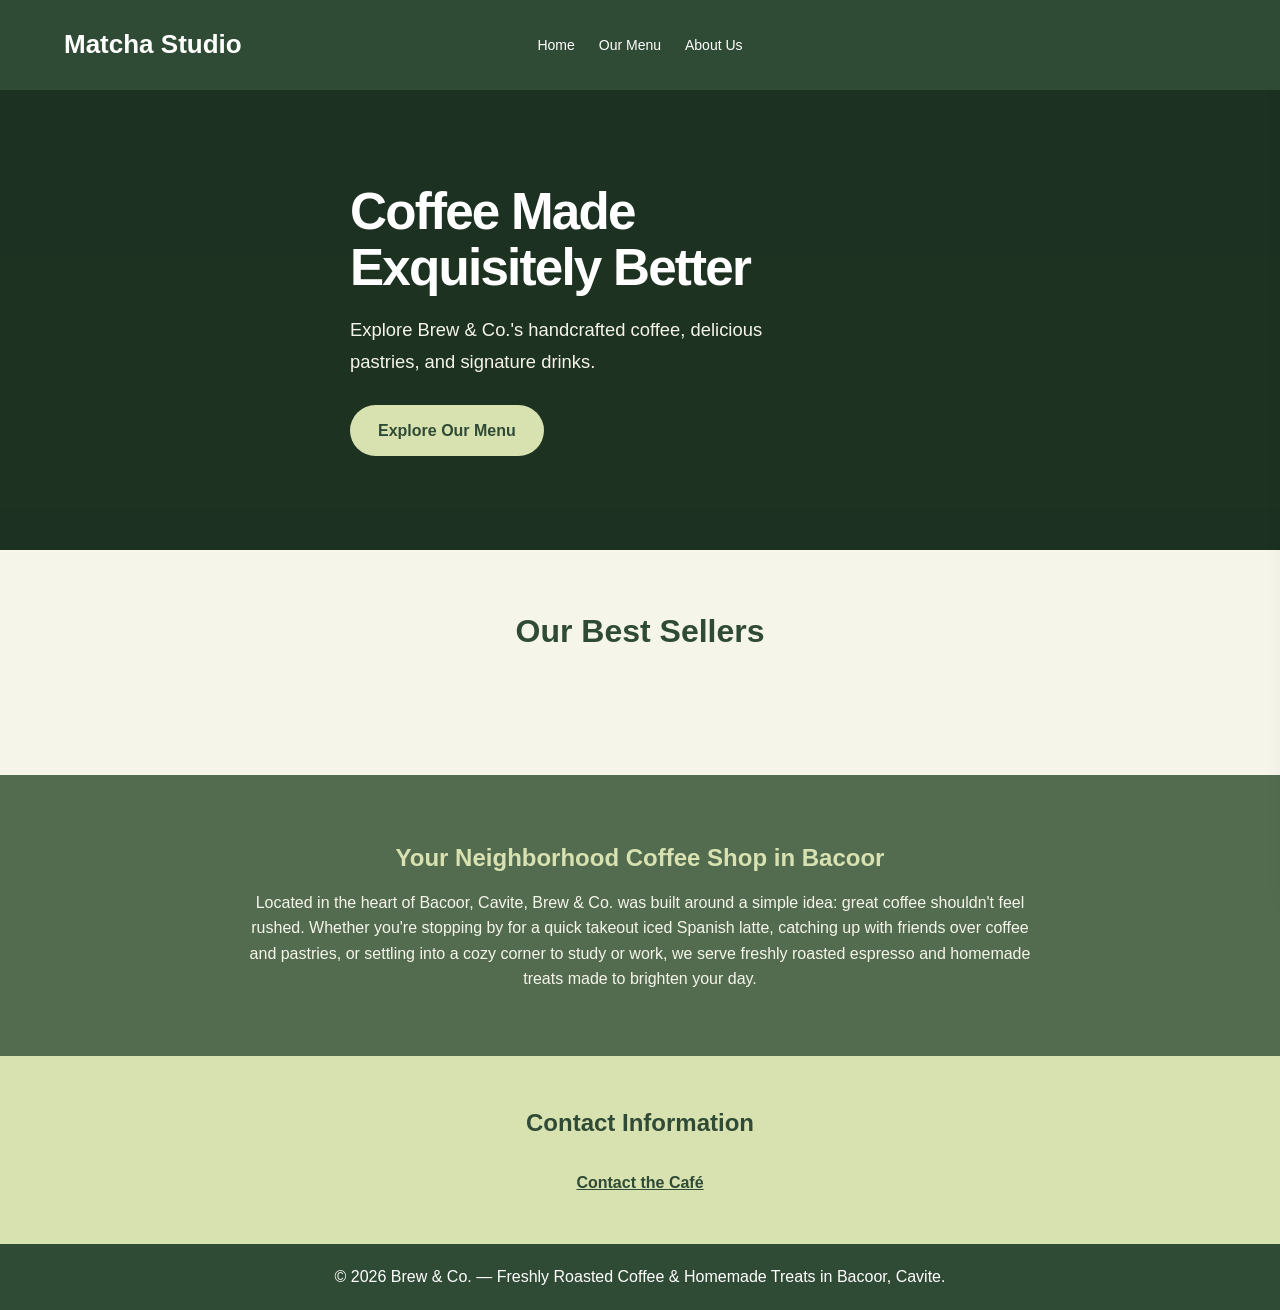
<file: matchashop.html>
<!DOCTYPE html>
<html lang="en">
<head>
    <meta charset="UTF-8">
    <meta name="viewport" content="width=device-width, initial-scale=1.0">
    <title>Brew & Co. | Neighborhood Coffee Shop & Cafe in Bacoor, Cavite</title>
    <meta name="description" content="Explore Brew & Co.'s coffee and pastry menu. Discover delicious drinks, browse featured products, and experience a simple online ordering website.">
    <link rel="stylesheet" href="matchashop.css">
</head>
<body>

<header>
    <nav>
        <a href="#home" class="brand">Matcha Studio</a>

        <div class="nav-links">
            <a href="#home">Home</a>
            <a href="#menu">Our Menu</a>
            <a href="#about">About Us</a>
        </div>

        <button type="button" id="header-cart-btn" class="cart-btn"
                onclick="openCart()" aria-label="Open shopping basket">
            <svg class="cart-icon" viewBox="0 0 24 24" fill="none"
                 stroke="currentColor" stroke-width="2"
                 stroke-linecap="round" stroke-linejoin="round"
                 aria-hidden="true">
                <path d="M5 10h14l-1.5 9h-11L5 10z"></path>
                <path d="M9 10V6a3 3 0 0 1 6 0v4"></path>
                <line x1="9" y1="14" x2="9" y2="16"></line>
                <line x1="12" y1="14" x2="12" y2="16"></line>
                <line x1="15" y1="14" x2="15" y2="16"></line>
            </svg>
            <span id="item-count" class="cart-badge hidden">0</span>
        </button>
    </nav>
</header>

<section id="home" class="hero">
    <div class="hero-content">
        <h1 id="site-tagline">Coffee Made Exquisitely Better</h1>
         <p id="site-description">
    Explore Brew & Co.'s handcrafted coffee,
    delicious pastries, and signature drinks.
        </p>
        <div class="hero-actions">
            <a href="#menu" class="hero-btn">Explore Our Menu</a>
        </div>
    </div>
</section>


<section id="menu" class="menu-section">

    <h2 id="site-menu-heading">Our Best Sellers</h2>

    <!-- JavaScript generates category buttons here -->
    <div
        id="category-filters"
        class="category-filters"
        aria-label="Filter menu by category">
    </div>

    <!-- JavaScript generates all ten product cards here -->
    <div
        class="menu-grid"
        id="menu-grid">
    </div>

</section>


<section id="about" class="about-section">
    <h2 id="site-about-heading">Your Neighborhood Coffee Shop in Bacoor</h2>
    <p id="site-about-text">Located in the heart of Bacoor, Cavite, Brew & Co. was built around a simple idea: great coffee shouldn't feel rushed. Whether you're stopping by for a quick takeout iced Spanish latte, catching up with friends over coffee and pastries, or settling into a cozy corner to study or work, we serve freshly roasted espresso and homemade treats made to brighten your day.</p>
</section>

<section id="contact" class="contact-section">
    <h2>Contact Information</h2>

    <p id="site-location"></p>

    <a id="site-email" href="#">
        Contact the Café
    </a>
</section>

<footer>
    <p id="site-footer">&copy; 2026 Brew & Co. — Freshly Roasted Coffee & Homemade Treats in Bacoor, Cavite.</p>
</footer>

<!-- Cart Backdrop -->
<div id="cart-backdrop" class="cart-backdrop" onclick="closeCart()"></div>

<!-- Cart Drawer -->
<aside id="cart-drawer" class="cart-drawer" aria-hidden="true" inert>
    <div class="cart-drawer-header">
        <h2>Your Order</h2>
        <button type="button" class="close-cart-btn"
                onclick="closeCart()" aria-label="Close cart">&times;</button>
    </div>

    <div class="cart-drawer-body">
        <ul id="cart-list">
            <li class="empty-msg">Your cart is empty.</li>
        </ul>

        <hr class="divider">

        <p class="total-line">
            <strong>Total: ₱<span id="total-price">0.00</span></strong>
        </p>

        <button type="button" id="proceed-checkout-btn"
                class="proceed-checkout-btn"
                onclick="openCheckout()" disabled>
            Proceed to Checkout
        </button>
    </div>
</aside>

<!-- Separate Checkout Modal -->
<dialog id="checkout-modal" class="checkout-modal" aria-labelledby="checkout-title">
    <div class="checkout-box">
        <div class="checkout-header">
            <h2 id="checkout-title">Checkout</h2>
            <button type="button" class="close-checkout-btn"
                    onclick="closeCheckout()" aria-label="Close checkout">&times;</button>
        </div>

        <div class="checkout-body">
            <h3>Order Summary</h3>
            <ul id="checkout-summary"></ul>

            <p class="checkout-total">
                <strong>Total: ₱<span id="checkout-total">0.00</span></strong>
            </p>

            <hr class="divider">

            <form id="checkout-form" onsubmit="placeOrder(event)">
                <label for="full-name">Full Name</label>
                <input type="text" id="full-name" name="full-name"
                       placeholder="Enter your name" required>

                <label for="contact-number">Contact Number</label>
                <input type="tel" id="contact-number" name="contact-number"
                       placeholder="Enter your contact number" required>

                <label for="order-type">Order Type</label>
                <select id="order-type" name="order-type" required>
                    <option value="" disabled selected>Select order type</option>
                    <option value="Dine-in">Dine-in</option>
                    <option value="Pick-up">Pick-up</option>
                    <option value="Delivery">Delivery</option>
                </select>

                <button type="submit" class="place-order-btn">Place Order</button>
            </form>
        </div>
    </div>
</dialog>


<script src="matchashop.js"></script>
</body>
</html>
</file>
<file: matchashop.css>
:root {
    --color-primary: #304b35;
    --color-secondary: #536c50;
    --color-accent: #d8e2b1;

    --color-background: #f5f5e9;
    --color-surface: #ffffff;

    --color-text: #304b35;
    --color-text-light: #ffffff;

    --color-border: #d2ddc9;
}

* {
    box-sizing: border-box;
    margin: 0;
    padding: 0;
}

html {
    scroll-behavior: smooth;
}

body {
    font-family: Arial, sans-serif;
    background-color: var(--color-background);
    color: var(--color-text);
    line-height: 1.6;
}

/* Cart button */
.cart-btn {
    position: relative;
    display: inline-flex;
    align-items: center;
    justify-content: center;
    width: 46px;
    height: 46px;
    background-color: var(--color-accent);
    color: var(--color-primary);
    border: 2px solid rgba(255,255,255,0.2);
    border-radius: 50%;
    cursor: pointer;
    box-shadow: 0 3px 10px rgba(0,0,0,0.25);
    transition: transform 0.2s ease, background-color 0.2s ease;
}

.cart-btn:hover {
    background-color: #c5d49c;
    transform: scale(1.06);
}

.cart-btn:active {
    transform: scale(0.98);
}

.cart-btn.pulse {
    animation: basketBounce 0.55s ease;
}

@keyframes basketBounce {
    0% { transform: scale(1); }
    35% { transform: scale(1.22); }
    65% { transform: scale(0.95); }
    100% { transform: scale(1); }
}

.cart-icon {
    width: 22px;
    height: 22px;
}

.cart-badge {
    position: absolute;
    top: -5px;
    right: -5px;
    background-color: #e53935;
    color: #fff;
    min-width: 21px;
    height: 21px;
    padding: 0 5px;
    border-radius: 999px;
    border: 2px solid var(--color-primary);
    display: inline-flex;
    align-items: center;
    justify-content: center;
    font-size: 0.75rem;
    font-weight: bold;
    line-height: 1;
}

.cart-badge.hidden {
    display: none;
}

/* Menu */
.menu-section {
    padding: 3.5rem 8%;
    background-color: var(--color-background);
}

.menu-section h2 {
    text-align: center;
    font-size: 2rem;
    margin-bottom: 2rem;
}

.menu-grid {
    display: grid;
    grid-template-columns: repeat(auto-fit, minmax(230px, 1fr));
    gap: 1.5rem;
}

.menu-card {
    background-color: var(--color-surface);
    color: var(--color-text);
    border-radius: 12px;
    padding: 1rem;
    box-shadow: 0 4px 12px rgba(0,0,0,0.06);
    display: flex;
    flex-direction: column;
    justify-content: space-between;
}

.menu-card img {
    width: 100%;
    height: 170px;
    object-fit: cover;
    border-radius: 8px;
    margin-bottom: 0.85rem;
}

.menu-card h3 {
    font-size: 1.15rem;
    margin-bottom: 0.35rem;
}

.menu-card p {
    font-size: 0.92rem;
    color: var(--color-text);
    margin-bottom: 1rem;
}

.price-row {
    display: flex;
    align-items: center;
    justify-content: space-between;
    gap: 0.5rem;
}

.price-row strong {
    font-size: 1.05rem;
}

.price-row button {
    background-color: var(--color-primary);
    color: var(--color-text-light);
    border: none;
    padding: 0.55rem 0.9rem;
    border-radius: 6px;
    cursor: pointer;
    font-weight: bold;
}

.price-row button:hover {
    background-color: var(--color-secondary);
}

/* Cart Drawer */
.cart-backdrop {
    position: fixed;
    inset: 0;
    background-color: rgba(0,0,0,0.5);
    opacity: 0;
    visibility: hidden;
    transition: opacity 0.25s ease;
    z-index: 200;
}

.cart-backdrop.open {
    opacity: 1;
    visibility: visible;
}

.cart-drawer {
    position: fixed;
    top: 0;
    right: -420px;
    width: 100%;
    max-width: 400px;
    height: 100vh;
    background-color: var(--color-surface);
    color: var(--color-text);
    box-shadow: -6px 0 24px rgba(0,0,0,0.18);
    transition: right 0.3s ease;
    z-index: 201;
    display: flex;
    flex-direction: column;
}

.cart-drawer.open {
    right: 0;
}

.cart-drawer-header {
    display: flex;
    align-items: center;
    justify-content: space-between;
    padding: 1.25rem 1.5rem;
    background-color: var(--color-primary);
    color: #fff;
}

.close-cart-btn {
    background: none;
    border: none;
    color: #fff;
    font-size: 1.8rem;
    line-height: 1;
    cursor: pointer;
}

.cart-drawer-body {
    padding: 1.5rem;
    overflow-y: auto;
    flex: 1;
}

/* Cart items */
#cart-list {
    list-style: none;
}

#cart-list li {
    display: flex;
    flex-direction: column;
    align-items: stretch;
    gap: 0.75rem;
    padding: 1rem 0;
    border-bottom: 1px solid var(--color-border);
}

#cart-list .empty-msg {
    display: block;
    font-size: 0.95rem;
}

.cart-item-info {
    display: flex;
    justify-content: space-between;
    align-items: center;
    gap: 0.5rem;
    font-weight: bold;
}

.cart-item-controls {
    display: flex;
    align-items: center;
    justify-content: space-between;
    gap: 0.5rem;
}

.quantity-controls {
    display: flex;
    align-items: center;
    gap: 0.75rem;
}

.quantity-btn {
    width: 32px;
    height: 32px;
    border: none;
    border-radius: 6px;
    background-color: var(--color-primary);
    color: #fff;
    font-size: 1.2rem;
    font-weight: bold;
    cursor: pointer;
}

.quantity-btn:hover {
    background-color: var(--color-secondary);
}

.quantity-number {
    min-width: 20px;
    text-align: center;
    font-weight: bold;
}

.remove-btn {
    background-color: #b83b2b;
    color: #fff;
    border: none;
    padding: 0.45rem 0.75rem;
    border-radius: 6px;
    cursor: pointer;
    font-size: 0.85rem;
}

.remove-btn:hover {
    background-color: #922d22;
}

.divider {
    margin: 1rem 0;
    border: none;
    border-top: 1px solid var(--color-border);
}

.total-line {
    font-size: 1.15rem;
    text-align: right;
}

/* Proceed to Checkout */
.proceed-checkout-btn {
    width: 100%;
    margin-top: 1.5rem;
    padding: 0.9rem;
    background-color: var(--color-accent);
    color: var(--color-text);
    border: none;
    border-radius: 8px;
    font-size: 1rem;
    font-weight: bold;
    cursor: pointer;
}

.proceed-checkout-btn:hover:not(:disabled) {
    background-color: #c5d49c;
}

.proceed-checkout-btn:disabled {
    background-color: #ccc;
    cursor: not-allowed;
}

/* Checkout Modal */

dialog.checkout-modal {
    position: fixed;
    margin: auto;

    width: min(92vw, 480px);
    max-width: 480px;
    max-height: 90vh;

    padding: 0;
    border: none;
    border-radius: 16px;

    background-color: #ffffff;
    color: var(--color-text);

    overflow-y: auto;
    box-sizing: border-box;
    z-index: 300;
}

/* Display the dialog when opened */
dialog.checkout-modal[open] {
    display: block;
}

/* Keep the dialog hidden when closed */
dialog.checkout-modal:not([open]) {
    display: none;
}

/* Dark background behind the dialog */
dialog.checkout-modal::backdrop {
    background-color: rgba(0, 0, 0, 0.65);
}

.checkout-box {
    width: 100%;
    max-width: 500px;
    max-height: 90vh;
    overflow-y: auto;
    background-color: #fff;
    border-radius: 12px;
    box-shadow: 0 8px 30px rgba(0,0,0,0.25);
}

.checkout-header {
    display: flex;
    align-items: center;
    justify-content: space-between;
    padding: 1.25rem 1.5rem;
    background-color: var(--color-primary);
    color: #fff;
}

.close-checkout-btn {
    background: none;
    border: none;
    color: #fff;
    font-size: 1.8rem;
    cursor: pointer;
}

.checkout-body {
    padding: 1.5rem;
}

.checkout-body h3 {
    margin-bottom: 1rem;
}

#checkout-summary {
    list-style: none;
    margin-bottom: 1rem;
}

#checkout-summary li {
    display: flex;
    justify-content: space-between;
    gap: 1rem;
    padding: 0.5rem 0;
    border-bottom: 1px solid var(--color-border);
}

.checkout-total {
    text-align: right;
    font-size: 1.15rem;
    margin-top: 1rem;
}

/* Checkout Form */
#checkout-form {
    display: flex;
    flex-direction: column;
    gap: 0.75rem;
}

#checkout-form label {
    font-weight: bold;
    font-size: 0.9rem;
}

#checkout-form input,
#checkout-form select {
    padding: 0.75rem;
    border: 1px solid var(--color-border);
    border-radius: 8px;
    font-size: 1rem;
}


.place-order-btn {
    margin-top: 0.75rem;
    padding: 0.9rem;
    background-color: var(--color-primary);
    color: #fff;
    border: none;
    border-radius: 8px;
    font-size: 1rem;
    font-weight: bold;
    cursor: pointer;
}

.place-order-btn:hover {
    background-color: var(--color-secondary);
}

/* About and Footer */
.about-section {
    text-align: center;
    padding: 3rem 8%;
    background-color: var(--color-background);
    margin-top: 1rem;
}

.about-section h2 {
    margin-bottom: 0.75rem;
}

footer {
    background-color: var(--color-primary);
    color: var(--color-text-light);
    text-align: center;
    padding: 1.25rem;
}

@media (max-width: 500px) {
    .checkout-box {
        max-height: 95vh;
    }

    .checkout-body {
        padding: 1rem;
    }
}

.category-filters {
    display: flex;
    flex-wrap: wrap;
    justify-content: center;
    gap: 12px;
    margin-bottom: 30px;
}

.category-filters button {
    padding: 10px 18px;
    border: 2px solid var(--color-primary);
    border-radius: 25px;
    background: transparent;
    color: var(--color-primary);
    font-weight: bold;
    cursor: pointer;
}

.category-filters button.active,
.category-filters button:hover {
    background: var(--color-primary);
    color: var(--color-text-light);
}

.category-filters button:focus-visible {
    outline: 3px solid var(--color-accent);
    outline-offset: 3px;
}

.contact-section {
    padding: 3rem 8%;
    text-align: center;
    background-color: var(--color-accent);
    color: var(--color-text);
}

.contact-section h2 {
    margin-bottom: 1rem;
}

.contact-section a {
    display: inline-block;
    margin-top: 0.75rem;
    color: var(--color-primary);
    font-weight: bold;
}



/* ===================== NAVIGATION ===================== */
/* Keep the sticky header at a fixed height so shrinking doesn't move page content. */

header.navbar {
    position: sticky;
    top: 0;
    z-index: 1000;
    height: 90px;
    background: transparent;
}

header.navbar > nav {
    display: grid;
    grid-template-columns: 1fr auto 1fr;
    align-items: center;
    gap: 20px;

    width: 100%;
    height: 90px;
    padding: 0 5%;
    margin: 0 auto;

    background: #304b35;
    border-radius: 0;

    transition:
        width .35s ease,
        height .35s ease,
        border-radius .35s ease,
        background-color .35s ease,
        box-shadow .35s ease,
        transform .35s ease;
}

/* Floating navbar */
header.navbar.is-scrolled > nav {
    width: 94%;
    height: 64px;
    border-radius: 999px;
    background: #ffffff;
    box-shadow: 0 12px 30px rgba(48,75,53,.18);
    transform: translateY(12px);
}

/* Brand */
header.navbar > nav .brand {
    grid-column: 1;
    justify-self: start;
    color: #ffffff;
    font-size: 26px;
    font-weight: 700;
    text-decoration: none;
    white-space: nowrap;
}

/* Center navigation */
header.navbar > nav .nav-links {
    grid-column: 2;
    display: flex;
    align-items: center;
    justify-content: center;
    gap: 24px;
    min-width: 0;
}

/* Navigation links */
header.navbar > nav .nav-links a,
header.navbar > nav .nav-links a:visited {
    position: relative;
    color: #ffffff;
    font-size: 14px;
    text-decoration: none;
    white-space: nowrap;
}

/* Compact navbar colors */
header.navbar.is-scrolled > nav .brand,
header.navbar.is-scrolled > nav .nav-links a,
header.navbar.is-scrolled > nav .nav-links a:visited {
    color: #304b35;
}

/* Hover underline */
header.navbar > nav .nav-links a::after {
    content: "";
    position: absolute;
    left: 0;
    bottom: -5px;
    width: 100%;
    height: 2px;
    background: #d8e2b1;
    transform: scaleX(0);
    transform-origin: center;
    transition: transform .25s ease;
}

header.navbar > nav .nav-links a:hover::after,
header.navbar > nav .nav-links a:focus-visible::after {
    transform: scaleX(1);
}

header.navbar.is-scrolled > nav .nav-links a::after {
    background: #536c50;
}

/* Cart */
header.navbar > nav #header-cart-btn {
    grid-column: 3;
    justify-self: end;
}



/* ===================== SPLIT HERO ===================== */
.hero {
    position: relative;
    isolation: isolate;
    display: flex;
    justify-content: center;
    align-items: center;
    min-height: 460px;
    padding: 36px 6%;
    text-align: left;
    color: var(--color-text-light);
    background-color: var(--color-primary);
    background-image: url("https://images.unsplash.com/photo-1554118811-1e0d58224f24?auto=format&fit=crop&w=1400&q=80");
    background-position: center;
    background-size: cover;
    background-repeat: no-repeat;
}
.hero::before {
    content: "";
    position: absolute;
    inset: 0;
    z-index: -1;
    background: rgba(15, 32, 19, .58);
    pointer-events: none;
}
.hero-layout {
    display: grid;
    grid-template-columns: minmax(0, 1.15fr) minmax(0, .85fr);
    align-items: center;
    gap: clamp(24px, 4vw, 65px);
    width: 100%;
    max-width: 1100px;
    margin-inline: auto;
}
.hero-content {
    grid-column: 1;
    grid-row: 1;
    width: 100%;
    max-width: 580px;
    margin: 0;
    text-align: left;
}
.hero-eyebrow {
    display: block;
    margin-bottom: 16px;
    color: var(--color-accent);
    font-size: .75rem;
    font-weight: 700;
    letter-spacing: .18em;
}
.hero-content h1 {
    color: white;
    font-size: clamp(2.2rem, 4vw, 4.3rem);
    line-height: 1.1;
    letter-spacing: -.035em;
    margin-bottom: 18px;
    text-wrap: balance;
    animation: matchaFadeUp .85s ease-out both;
}
.hero-content p {
    color: var(--color-background);
    max-width: 480px;
    margin: 0 0 28px;
    font-size: clamp(1rem, 1.5vw, 1.15rem);
    line-height: 1.7;
    animation: matchaFadeUp .85s ease-out .15s both;
}
.hero .hero-btn {
    display: inline-flex;
    justify-content: center;
    align-items: center;
    min-height: 48px;
    width: auto;
    padding: 13px 28px;
    border-radius: 999px;
    background: var(--color-accent);
    color: var(--color-primary);
    text-decoration: none;
    font-weight: 700;
    transition: transform .25s ease, background-color .25s ease, box-shadow .25s ease;
    animation: matchaFadeUp .85s ease-out .3s both;
}
.hero .hero-btn:hover { background: #e9f0ca; transform: translateY(-3px); }
.hero .hero-btn:focus-visible { outline: 3px solid white; outline-offset: 4px; }
.hero-video-container {
    grid-column: 2;
    grid-row: 1;
    height: clamp(280px, 42vh, 390px);
    width: auto;
    max-width: 100%;
    aspect-ratio: 2 / 3;
    justify-self: center;
    overflow: hidden;
    border-radius: 20px;
    background: #dce6d5;
    box-shadow: 0 15px 35px rgba(0, 0, 0, .18);
}
.hero-video { display: block; width: 100%; height: 100%; object-fit: cover; }
@keyframes matchaFadeUp {
    from { opacity: 0; transform: translateY(24px); }
    to { opacity: 1; transform: translateY(0); }
}

/* NAVIGATION — SINGLE STABLE HEADER */

header {
    position: sticky;
    top: 0;
    z-index: 1000;
    height: 90px;
    background: transparent;
}

header > nav {
    display: grid;
    grid-template-columns: 1fr auto 1fr;
    align-items: center;
    gap: 18px;

    width: 100%;
    height: 90px;
    padding: 0 5%;
    margin: 0 auto;

    background: var(--color-primary);
    border-radius: 0;

    transition:
        width .35s ease,
        height .35s ease,
        padding .35s ease,
        border-radius .35s ease,
        background-color .35s ease,
        box-shadow .35s ease,
        transform .35s ease;
}

header.is-scrolled > nav {
    width: 94%;
    height: 64px;
    padding: 0 28px;
    border-radius: 999px;
    background: var(--color-surface);
    box-shadow: 0 12px 30px rgba(48,75,53,.18);
    transform: translateY(12px);
}

header > nav .brand {
    grid-column: 1;
    justify-self: start;
    color: #fff;
    font-size: 26px;
    font-weight: 700;
    text-decoration: none;
    white-space: nowrap;
}

header > nav .nav-links {
    grid-column: 2;
    display: flex;
    justify-content: center;
    align-items: center;
    gap: 24px;
    min-width: 0;
}

header > nav .nav-links a,
header > nav .nav-links a:visited {
    position: relative;
    color: #fff;
    font-size: 14px;
    text-decoration: none;
    white-space: nowrap;
}

header.is-scrolled > nav .brand,
header.is-scrolled > nav .nav-links a,
header.is-scrolled > nav .nav-links a:visited {
    color: var(--color-primary);
}

header > nav .nav-links a::after {
    content: "";
    position: absolute;
    left: 0;
    bottom: -5px;
    width: 100%;
    height: 2px;
    background: var(--color-accent);
    transform: scaleX(0);
    transform-origin: center;
    transition: transform .25s ease;
}

header > nav .nav-links a:hover::after,
header > nav .nav-links a:focus-visible::after {
    transform: scaleX(1);
}

header.is-scrolled > nav .nav-links a::after {
    background: var(--color-secondary);
}

header > nav #header-cart-btn {
    grid-column: 3;
    justify-self: end;
}

html {
    scroll-padding-top: 90px;
}

/* ===================== PRODUCT POLISH ===================== */
.menu-card { overflow: hidden; transition: transform .3s ease, box-shadow .3s ease; }
.menu-card img { transition: transform .4s ease; }
.price-row button { transition: transform .2s ease, background-color .25s ease; }
@media (hover: hover) and (pointer: fine) {
    .menu-card:hover { transform: translateY(-6px); box-shadow: 0 14px 30px rgba(48,75,53,.16); }
    .menu-card:hover img { transform: scale(1.045); }
    .price-row button:hover { transform: translateY(-2px); }
}

/* ===================== CART / CHECKOUT THEME ===================== */
.cart-drawer-header, .checkout-header { background: var(--color-primary); color: white; }
.quantity-btn, .place-order-btn { background: var(--color-primary); color: white; }
.quantity-btn:hover, .place-order-btn:hover { background: var(--color-secondary); }
.cart-btn:hover { background: #c5d49c; }
.proceed-checkout-btn:hover:not(:disabled) { background: #c5d49c; }
.cart-btn:focus-visible, .quantity-btn:focus-visible,
.proceed-checkout-btn:focus-visible, .place-order-btn:focus-visible,
.close-cart-btn:focus-visible, .close-checkout-btn:focus-visible,
.price-row button:focus-visible {
    outline: 3px solid var(--color-secondary);
    outline-offset: 3px;
}

/* ===================== SECTION REVEAL ===================== */
.reveal-ready {
    opacity: 0;
    transform: translateY(22px);
    transition: opacity .65s ease, transform .65s ease;
}
.reveal-ready.is-visible { opacity: 1; transform: none; }

/* ===================== RESPONSIVE ===================== */
@media (max-width: 900px) {
    header nav {
        grid-template-columns: auto minmax(0, 1fr) auto;
        gap: 10px;
        padding-inline: 16px;
    }
    header.is-scrolled nav { width: 96%; padding-inline: 16px; }
    header nav .brand { font-size: 20px; }
    header.is-scrolled nav .brand { font-size: 17px; }
    header nav .nav-links {
        gap: 10px;
        justify-content: center;
        overflow-x: auto;
        scrollbar-width: none;
    }
    header.is-scrolled nav .nav-links { gap: 10px; }
    header nav .nav-links a,
    header.is-scrolled nav .nav-links a { font-size: 12px; }
}
@media (max-width: 768px) {
    .hero { min-height: 0; padding: 40px 20px 60px; }
    .hero-layout { grid-template-columns: minmax(0, 1fr); gap: 30px; }
    .hero-content { grid-column: 1; grid-row: 1; max-width: 100%; text-align: center; }
    .hero-content p { margin: 0 auto 28px; }
    .hero-video-container {
        grid-column: 1;
        grid-row: 2;
        height: auto;
        width: min(65%, 260px);
        aspect-ratio: 2 / 3;
    }
}
@media (max-width: 700px) {
    header { height: 76px; }
    header nav { height: 76px; padding-inline: 12px; gap: 8px; }
    header.is-scrolled nav {
        height: 60px;
        width: 96%;
        padding-inline: 12px;
        transform: translateY(8px);
    }
    header nav .brand { font-size: 17px; }
    header.is-scrolled nav .brand { font-size: 15px; }
    header nav .nav-links,
    header.is-scrolled nav .nav-links { gap: 8px; }
    header nav .nav-links a,
    header.is-scrolled nav .nav-links a { font-size: 12px; }
    html { scroll-padding-top: 76px; }
}
@media (max-width: 430px) {
    header nav .brand { font-size: 15px; }
    header.is-scrolled nav .brand { font-size: 14px; }
    header nav .nav-links,
    header.is-scrolled nav .nav-links { gap: 6px; }
    header nav .nav-links a,
    header.is-scrolled nav .nav-links a { font-size: 11px; }
    /* Keep controls accessible; consider a dedicated mobile menu if content overflows. */
}
@media (prefers-reduced-motion: reduce) {
    html { scroll-behavior: auto; }
    header nav, header nav .brand,
    header nav .nav-links a,
    header nav .nav-links a::after,
    .menu-card, .menu-card img, .price-row button,
    .hero-content h1, .hero-content p, .hero .hero-btn,
    .reveal-ready { animation: none; transition: none; }
    .reveal-ready { opacity: 1; transform: none; }
    .menu-card:hover, .menu-card:hover img,
    .price-row button:hover, .hero .hero-btn:hover { transform: none; }
}
/* Full menu and centered bestseller coverflow */
.section-eyebrow { display:block; font-size:.75rem; font-weight:700; letter-spacing:.17em; color:var(--color-secondary); margin-bottom:.65rem; }
.full-menu-layout { display:grid; grid-template-columns: minmax(150px, 210px) minmax(0,1fr); gap:clamp(24px,4vw,60px); max-width:1500px; margin:auto; align-items:start; min-height:75vh; }
.menu-sidebar { position:sticky; top:105px; padding:20px 16px; border:1px solid var(--color-border); border-radius:16px; background:#fff; }
.menu-sidebar h2 { text-align:left; font-size:1.15rem; margin:0 0 16px; }
.menu-sidebar .category-filters { display:flex; flex-direction:column; gap:8px; margin:0; align-items:stretch; }
.menu-sidebar .category-filters button { width:100%; text-align:left; border-radius:8px; }
.menu-products-heading { margin-bottom:28px; }
.menu-products-heading h1 { font-size:clamp(2rem,4vw,3.2rem); line-height:1.15; margin-bottom:.5rem; }
.full-menu-layout .menu-grid { grid-template-columns:repeat(3,minmax(0,1fr)); }
.full-menu-layout .menu-card img { height:auto; aspect-ratio:4/5; object-fit:cover; background:#e4e8db; }
.full-menu-layout .menu-card .price-row { margin-top:auto; flex-wrap:wrap; }
.bestsellers-section { padding:clamp(44px,7vw,90px) 4%; text-align:center; overflow:hidden; background:var(--color-background); }
.bestsellers-section h2 { font-size:clamp(2rem,4vw,3.2rem); line-height:1.15; }
.bestsellers-section .intro { margin:.7rem 0 1.7rem; color:var(--color-secondary); }
.featured-carousel { width:min(100%,920px); margin:auto; display:grid; grid-template-columns:42px minmax(0,1fr) 42px; align-items:center; gap:10px; }
.featured-arrow { width:42px; height:42px; border:1px solid var(--color-border); border-radius:50%; background:#fff; color:var(--color-primary); font-size:1.25rem; cursor:pointer; }
.featured-arrow:hover { background:var(--color-accent); }
.featured-stage { --card-width:clamp(136px,24vw,245px); display:grid; place-items:center; position:relative; height:calc(var(--card-width) * 16 / 9 + 30px); touch-action:pan-y; cursor:grab; user-select:none; overflow:hidden; }
.featured-stage.dragging { cursor:grabbing; }
.featured-card { position:absolute; top:50%; left:50%; width:var(--card-width); aspect-ratio:9/16; padding:0; border:0; border-radius:18px; background:#dce4d4; overflow:hidden; box-shadow:0 14px 23px rgba(48,75,53,.18); cursor:pointer; transition:transform .4s ease, opacity .4s ease; transform:translate(-50%,-50%) scale(.5); opacity:0; pointer-events:none; }
.featured-card img { display:block; width:100%; height:100%; object-fit:cover; pointer-events:none; filter:contrast(1.08) saturate(1.03); }
.featured-card[data-position="0"] { transform:translate(-50%,-50%); opacity:1; z-index:3; pointer-events:auto; }
.featured-card[data-position="-1"] { transform:translate(-155%,-50%) scale(.76) perspective(800px) rotateY(14deg); opacity:.8; z-index:2; pointer-events:auto; }
.featured-card[data-position="1"] { transform:translate(55%,-50%) scale(.76) perspective(800px) rotateY(-14deg); opacity:.8; z-index:2; pointer-events:auto; }
.featured-card[data-position="2"] { transform:translate(-50%,-50%) scale(.5); }
.bestseller-details { width:min(100%,540px); margin:24px auto 0; min-height:112px; }
.bestseller-details h3 { font-size:clamp(1.2rem,2.5vw,1.65rem); line-height:1.3; }
.bestseller-details p { margin:8px 0 14px; color:var(--color-secondary); }
.bestseller-details .price-row { justify-content:center; gap:16px; }
.bestseller-dots { display:flex; gap:6px; justify-content:center; margin:12px 0 20px; }
.bestseller-dots button { position:relative; width:34px; height:28px; padding:0; background:transparent; border:0; cursor:pointer; }
.bestseller-dots button::before { content:""; position:absolute; inset:11px 0; border-radius:999px; background:#a8b59c; transition:background .2s ease; }
.bestseller-dots button[aria-current="true"]::before { background:var(--color-primary); }
.bestseller-dots button:hover::before { background:var(--color-secondary); }
.menu-link { display:inline-block; padding:11px 26px; border:2px solid var(--color-primary); border-radius:999px; color:var(--color-primary); background:transparent; text-decoration:none; font-weight:700; transition:background .2s ease,color .2s ease; }
.menu-link:hover { background:var(--color-primary); color:#fff; }
.featured-carousel button:focus-visible,.bestseller-dots button:focus-visible,.featured-stage:focus-visible,.menu-link:focus-visible { outline:3px solid var(--color-secondary); outline-offset:3px; }
header.navbar { z-index:100; }
header.navbar .nav-links a[aria-current="page"] { font-weight:bold; }
@media(max-width:1050px) { .full-menu-layout .menu-grid { grid-template-columns:repeat(2,minmax(0,1fr)); } }
@media(max-width:900px) { header.navbar > nav { gap:10px; padding-inline:16px; } header.navbar > nav .brand { font-size:20px; } header.navbar > nav .nav-links { gap:10px; } header.navbar > nav .nav-links a { font-size:12px; } }
@media(max-width:700px) { header.navbar { height:76px; } header.navbar > nav { height:76px; padding-inline:12px; gap:8px; } header.navbar.is-scrolled > nav { width:96%; height:60px; transform:translateY(8px); } header.navbar > nav .brand { font-size:17px; } }
@media(max-width:720px) { .full-menu-layout { display:block; padding:30px 5%; }.menu-sidebar { position:static; padding:0 0 20px; background:none; border:0; }.menu-sidebar h2 { margin-bottom:8px; }.menu-sidebar .category-filters { flex-direction:row; flex-wrap:wrap; }.menu-sidebar .category-filters button { width:auto; }.featured-carousel { grid-template-columns:32px minmax(0,1fr) 32px; gap:2px; }.featured-arrow { width:32px;height:32px;font-size:1rem; }.featured-stage { --card-width:clamp(130px,36vw,215px); }.featured-card[data-position="-1"] { transform:translate(-125%,-50%) scale(.68); }.featured-card[data-position="1"] { transform:translate(25%,-50%) scale(.68); } }
@media(max-width:420px) { .full-menu-layout .menu-grid { grid-template-columns:1fr; } header.navbar > nav { gap:7px; padding:0 3%; } header.navbar > nav .brand { font-size:15px; } header.navbar > nav .nav-links { gap:7px; } header.navbar > nav .nav-links a { font-size:11px; } header.navbar > nav .cart-btn { width:36px; height:36px; } }
@media(prefers-reduced-motion:reduce) { .featured-card { transition:none; } }

/* Store Locator */
.locator-hero { background:var(--color-primary); color:var(--color-background); text-align:center; padding:clamp(65px,10vw,125px) 6% 55px; }
.locator-hero .section-eyebrow { color:var(--color-accent); }
.locator-hero h1 { font-size:clamp(2.8rem,7vw,5.5rem); line-height:1.1; margin:12px 0; letter-spacing:-.04em; }
.locator-hero p { font-size:clamp(1rem,2vw,1.2rem); }
.locator-scroll { display:grid; place-items:center; width:44px; height:44px; border:1px solid var(--color-accent); border-radius:50%; margin:28px auto 0; text-decoration:none; color:var(--color-accent); font-size:24px; }
.locator-scroll:hover { color:var(--color-primary); background:var(--color-accent); }
.locator-content { max-width:1440px; margin:auto; padding:clamp(35px,6vw,75px) 5%; scroll-margin-top:110px; }
.locator-heading { text-align:center; margin-bottom:25px; }
.locator-heading h2 { font-size:clamp(1.9rem,4vw,3rem); line-height:1.2; margin-bottom:.5rem; }
.locator-search { display:flex; gap:12px; align-items:center; max-width:650px; margin:0 auto; padding:13px 20px; border:1px solid var(--color-border); background:white; border-radius:999px; }
.locator-search:focus-within { outline:2px solid var(--color-secondary); }
.locator-search input { width:100%; padding:4px 0; font:inherit; color:var(--color-primary); border:0; outline:0; background:none; }
.locator-note { text-align:center; font-size:.82rem; color:var(--color-secondary); margin:12px auto 26px; }
.locator-grid { display:grid; grid-template-columns:minmax(0,1.45fr) minmax(0,1fr); gap:24px; align-items:start; }
.locator-map-panel { background:#fff; border:1px solid var(--color-border); border-radius:20px; box-shadow:0 5px 20px #304b3510; overflow:hidden; }
.locator-map-panel iframe { width:100%; height:clamp(330px,39vw,525px); display:block; border:0; background:#e4e9d8; }
.locator-map-caption { padding:16px 20px; display:flex; flex-wrap:wrap; justify-content:space-between; align-items:center; gap:12px; }
.locator-map-caption p { font-size:.86rem; color:var(--color-secondary); }
.locator-map-link { color:var(--color-primary); font-weight:bold; }
.locator-map-link[hidden] { display:none; }
.locator-results > p { margin-bottom:10px; color:var(--color-secondary); font-size:.9rem; font-weight:bold; }
.locator-store-list { display:grid; gap:14px; }
.locator-store-card { display:flex; gap:16px; width:100%; text-align:left; padding:20px; border:1px solid var(--color-border); border-radius:16px; background:#fff; color:var(--color-primary); font:inherit; cursor:pointer; transition:background .2s,border-color .2s; }
.locator-store-card[aria-pressed="true"] { border:2px solid var(--color-secondary); background:#edf1dc; padding:19px; }
.locator-store-card:hover { background:#edf1dc; }
.store-pin { flex:0 0 42px; height:42px; border-radius:50% 50% 50% 12%; transform:rotate(-45deg); display:grid; place-items:center; color:var(--color-accent); background:var(--color-secondary); font-size:18px; }
.store-card-body { display:grid; gap:5px; min-width:0; }
.store-card-body strong { font-size:1.12rem; line-height:1.3; }
.store-card-body > span { color:var(--color-secondary); font-size:.9rem; }
.store-card-body .store-card-action { font-weight:bold; color:var(--color-primary); }
.locator-empty { padding:24px; border:1px dashed var(--color-border); border-radius:12px; }
/* Book Us — event inquiry */
.booking-content { max-width:1100px; margin:auto; padding:clamp(36px,6vw,76px) 5%; scroll-margin-top:110px; }
.booking-form { background:#fff; border:1px solid var(--color-border); border-radius:24px; padding:clamp(20px,5vw,48px); box-shadow:0 12px 34px rgba(48,75,53,.08); display:grid; gap:28px; }
.booking-note { font-size:.85rem; color:var(--color-secondary); }
.booking-field { display:grid; gap:10px; border:0; min-width:0; }
.booking-field > label,.booking-field > legend { font-weight:700; font-size:1.04rem; color:var(--color-primary); }
.booking-field > legend { margin-bottom:12px; }
.required-mark { color:#a83c37; }
.booking-field > input,.booking-field > textarea { width:100%; min-width:0; min-height:52px; padding:14px 16px; font:inherit; color:var(--color-primary); border:1px solid #b8c5b4; background:#fff; border-radius:10px; }
.booking-field > textarea { resize:vertical; min-height:130px; }
.booking-field > input:focus,.booking-field > textarea:focus { outline:2px solid var(--color-secondary); outline-offset:2px; }
.occasion-options { display:grid; grid-template-columns:repeat(3,minmax(0,1fr)); gap:12px; }
.occasion-option { display:flex; align-items:center; gap:10px; min-height:64px; padding:12px; color:var(--color-primary); border:1px solid #b8c5b4; border-radius:10px; cursor:pointer; transition:background .2s,border-color .2s; }
.occasion-option:hover,.occasion-option:has(input:checked) { border-color:var(--color-secondary); background:#edf1dc; }
.occasion-option:focus-within { outline:2px solid var(--color-secondary); outline-offset:2px; }
.occasion-icon { flex:none; color:var(--color-secondary); font-weight:bold; font-size:1.25rem; }
.occasion-option input { width:19px; height:19px; flex:none; margin-left:auto; accent-color:var(--color-primary); cursor:pointer; }
.booking-submit { justify-self:start; display:inline-flex; align-items:center; gap:22px; border:0; border-radius:999px; padding:14px 27px; background:var(--color-primary); color:white; font:inherit; font-weight:bold; cursor:pointer; }
.booking-submit:hover { background:var(--color-secondary); }
.booking-submit:disabled { opacity:.5; cursor:not-allowed; }
.booking-error { color:#a83c37; font-size:.9rem; }
.booking-status { background:#edf1dc; border:1px solid var(--color-border); border-radius:12px; padding:16px; }
.booking-error[hidden],.booking-status[hidden] { display:none; }
@media(max-width:850px) { .occasion-options { grid-template-columns:repeat(2,minmax(0,1fr)); } }
@media(max-width:520px) { .occasion-options { grid-template-columns:1fr; }.booking-form { gap:22px; }.booking-submit { justify-self:stretch; justify-content:center; } }
@media(max-width:850px) { .locator-grid { grid-template-columns:1fr; }.locator-map-panel iframe { height:380px; } }
@media(max-width:600px) { header.navbar { height:104px; } header.navbar > nav, header.navbar.is-scrolled > nav { grid-template-columns:1fr auto; grid-template-rows:auto auto; height:104px; gap:5px 12px; padding:8px 14px; } header.navbar > nav .brand { grid-column:1; grid-row:1; } header.navbar > nav #header-cart-btn { grid-column:2; grid-row:1; } header.navbar > nav .nav-links { grid-column:1/-1; grid-row:2; justify-content:center; gap:clamp(10px,3vw,20px); } header.navbar.is-scrolled > nav { height:88px; border-radius:24px; transform:translateY(5px); } .locator-map-panel iframe { height:300px; } }
@media(max-width:420px) { header.navbar > nav .nav-links { gap:8px; } header.navbar > nav .nav-links a { font-size:10px; } }
.admin-demo-link { display:inline-block; color:var(--color-accent); font-size:.8rem; margin-top:8px; text-underline-offset:3px; }

/* Account and navigation drawer */
.header-actions { display:flex; align-items:center; justify-content:flex-end; gap:12px; grid-column:3; color:#fff; }
body:not(.menu-page) #header-cart-btn { display:none; }
.account-link { display:flex; align-items:center; gap:7px; color:inherit; font-size:13px; font-weight:bold; text-decoration:none; white-space:nowrap; }
.account-link svg { width:26px; height:26px; border:1px solid currentColor; border-radius:50%; padding:3px; }
.nav-toggle { flex:none; width:43px; height:43px; display:flex; flex-direction:column; align-items:center; justify-content:center; gap:5px; border:1px solid currentColor; border-radius:50%; background:transparent; color:inherit; cursor:pointer; }
.nav-toggle span { width:19px; height:2px; background:currentColor; border-radius:3px; }
header.navbar.is-scrolled .header-actions { color:var(--color-primary); }
.account-link:focus-visible,.nav-toggle:focus-visible { outline:2px solid currentColor; outline-offset:3px; }
.site-drawer { position:fixed; inset:0 0 0 auto; margin:0; width:min(440px,100%); max-width:none; height:100dvh; max-height:none; border:0; padding:0; background:var(--color-background); color:var(--color-primary); box-shadow:-12px 0 40px #20302644; }
.site-drawer[open] { display:flex; flex-direction:column; animation:drawer-in .28s ease-out; }
.site-drawer::backdrop { background:#19281cc2; }
@keyframes drawer-in { from { transform:translateX(100%); } to { transform:translateX(0); } }
.drawer-head { display:flex; justify-content:space-between; align-items:center; gap:16px; padding:24px; background:var(--color-primary); color:white; }
.drawer-brand { font-weight:bold; font-size:22px; color:inherit; text-decoration:none; }
.drawer-close { width:42px; height:42px; background:transparent; border:1px solid #ffffff80; font-size:30px; line-height:1; color:#fff; border-radius:50%; cursor:pointer; }
.drawer-content { padding:34px 26px; flex:1; overflow:auto; }
.drawer-content h2 { font-size:2rem; line-height:1.1; }
.drawer-greeting { color:var(--color-secondary); margin:10px 0 24px; }
.drawer-links { display:grid; }
.drawer-links a,.drawer-links button { display:flex; justify-content:space-between; align-items:center; text-align:left; min-height:58px; padding:13px 3px; border:0; border-bottom:1px solid var(--color-border); color:var(--color-primary); text-decoration:none; font:inherit; font-size:1.15rem; font-weight:bold; background:transparent; cursor:pointer; }
.drawer-links a:hover,.drawer-links button:hover { color:var(--color-secondary); }
.drawer-links [hidden] { display:none; }
.drawer-foot { padding:24px; background:var(--color-accent); }
.drawer-foot p { font-size:.78rem; margin-top:5px; }
.login-page { display:grid; grid-template-columns:1fr 1fr; align-items:center; gap:clamp(28px,6vw,80px); max-width:1200px; min-height:75vh; margin:auto; padding:clamp(38px,7vw,90px) 5%; }
.login-intro h1 { font-size:clamp(2.8rem,6vw,5rem); letter-spacing:-.05em; line-height:1.04; margin:12px 0 20px; }
.login-intro>p { font-size:1.1rem; }
.login-intro .login-demo-note { font-size:.9rem; color:var(--color-secondary); margin-top:20px; max-width:400px; }
.login-card { background:#fff; border:1px solid var(--color-border); border-radius:24px; padding:clamp(22px,4vw,40px); box-shadow:0 15px 35px #304b3510; }
.login-card h2 { font-size:1.8rem; margin-bottom:18px; }
.login-form { display:grid; gap:10px; }
.login-form label { font-weight:bold; }
.login-form input { width:100%; padding:14px; font:inherit; border:1px solid var(--color-border); border-radius:10px; color:var(--color-primary); margin-bottom:9px; }
.login-form input:focus { outline:2px solid var(--color-secondary); outline-offset:2px; }
.login-form .booking-submit { justify-self:stretch; justify-content:center; }
.login-error { color:#a83c37; font-size:.9rem; }
.demo-accounts { border-top:1px solid var(--color-border); margin-top:26px; padding-top:20px; }
.demo-accounts>p { font-size:11px; font-weight:bold; letter-spacing:.12em; margin-bottom:10px; }
.demo-account-grid { display:grid; grid-template-columns:repeat(2,minmax(0,1fr)); gap:10px; }
.demo-account-grid button { text-align:left; display:grid; gap:3px; min-width:0; padding:13px; border:1px solid var(--color-border); border-radius:10px; background:var(--color-background); color:var(--color-primary); cursor:pointer; overflow-wrap:anywhere; }
.demo-account-grid button:hover { background:var(--color-accent); }
.demo-account-grid span { font-size:11px; }
.demo-account-grid small { margin-top:4px; color:var(--color-secondary); font-weight:bold; }
.account-panel { display:grid; gap:14px; justify-items:center; text-align:center; }
.account-avatar { display:grid; place-items:center; width:60px; height:60px; border-radius:50%; background:var(--color-accent); color:var(--color-primary); }
.account-signout { border:0; color:var(--color-primary); text-decoration:underline; background:none; cursor:pointer; font:inherit; }
.login-page [hidden] { display:none; }
@media(max-width:820px) { .login-page { grid-template-columns:1fr; max-width:620px; } .header-actions { gap:8px; } }
@media(max-width:600px) { header.navbar > nav .header-actions { grid-column:2; grid-row:1; } .account-link { font-size:11px; gap:4px; } .account-link svg { width:23px; height:23px; } .nav-toggle { width:34px; height:34px; gap:4px; } .nav-toggle span { width:15px; } header.navbar > nav #header-cart-btn { width:36px;height:36px; } }
@media(max-width:350px) { .account-link span { display:none; } .demo-account-grid { grid-template-columns:1fr; } }
@media(prefers-reduced-motion:reduce) { .site-drawer[open] { animation:none; } }
@media(max-width:850px) { header.navbar { height:104px; } header.navbar > nav, header.navbar.is-scrolled > nav { grid-template-columns:1fr auto; grid-template-rows:auto auto; height:104px; gap:5px 12px; padding:8px 14px; } header.navbar > nav .brand { grid-column:1; grid-row:1; } header.navbar > nav .header-actions { grid-column:2; grid-row:1; } header.navbar > nav .nav-links { grid-column:1/-1; grid-row:2; justify-content:center; gap:clamp(8px,2vw,20px); } header.navbar.is-scrolled > nav { height:88px; border-radius:24px; transform:translateY(5px); } }
@media(max-width:420px) { header.navbar > nav .nav-links { gap:7px; } header.navbar > nav .nav-links a { font-size:10px; } }
.menu-card.sold-out-card img { filter:saturate(.55); opacity:.75; }
.price-row button:disabled { background:#d8ded3; color:#536c50; cursor:not-allowed; }
.availability-badge { display:inline-block; padding:4px 9px; border-radius:999px; background:#e4ead7; color:var(--color-primary); font-size:.78rem; font-weight:bold; }
.demo-checkout-note { font-size:.82rem; color:var(--color-secondary); }
.order-history { margin-top:24px; padding-top:20px; border-top:1px solid var(--color-border); }
.order-history h3 { font-size:1.35rem; margin-bottom:6px; }
#history-list { display:grid; gap:12px; margin-top:15px; }
.history-card { padding:14px; border:1px solid var(--color-border); border-radius:10px; background:var(--color-background); }
.history-card-header { display:flex; align-items:center; justify-content:space-between; flex-wrap:wrap; gap:6px; }
.history-card p { margin:8px 0; }
.history-card small { color:var(--color-secondary); }
.database-notice { padding:14px 5%; text-align:center; color:#803c32; background:#f7e9df; }

/* About section above the contact information */
.about-section {
    background-color:#536c50;
    color:#f5f5e9;
    padding:4rem 8%;
    margin-top:0;
}
.about-section h2 { color:#d8e2b1; }
.about-section p { max-width:800px; margin-inline:auto; }
</file>
